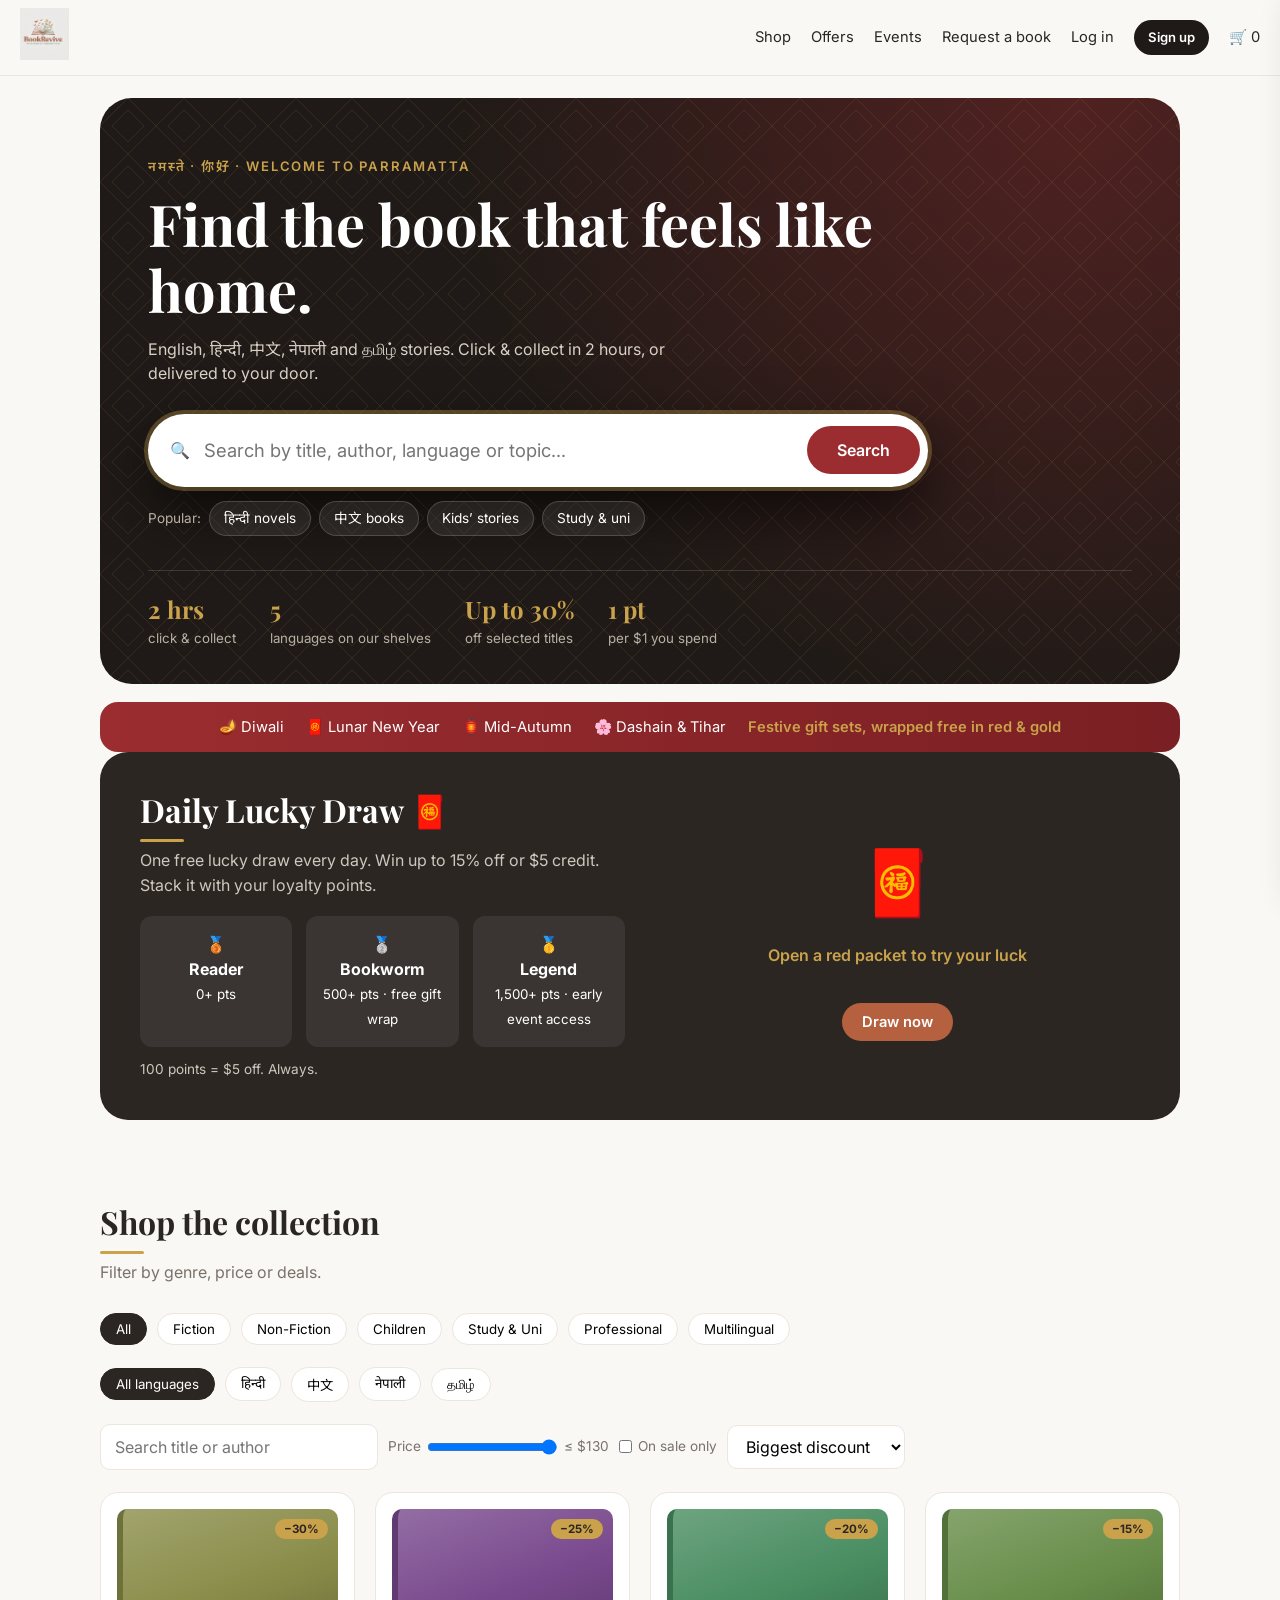
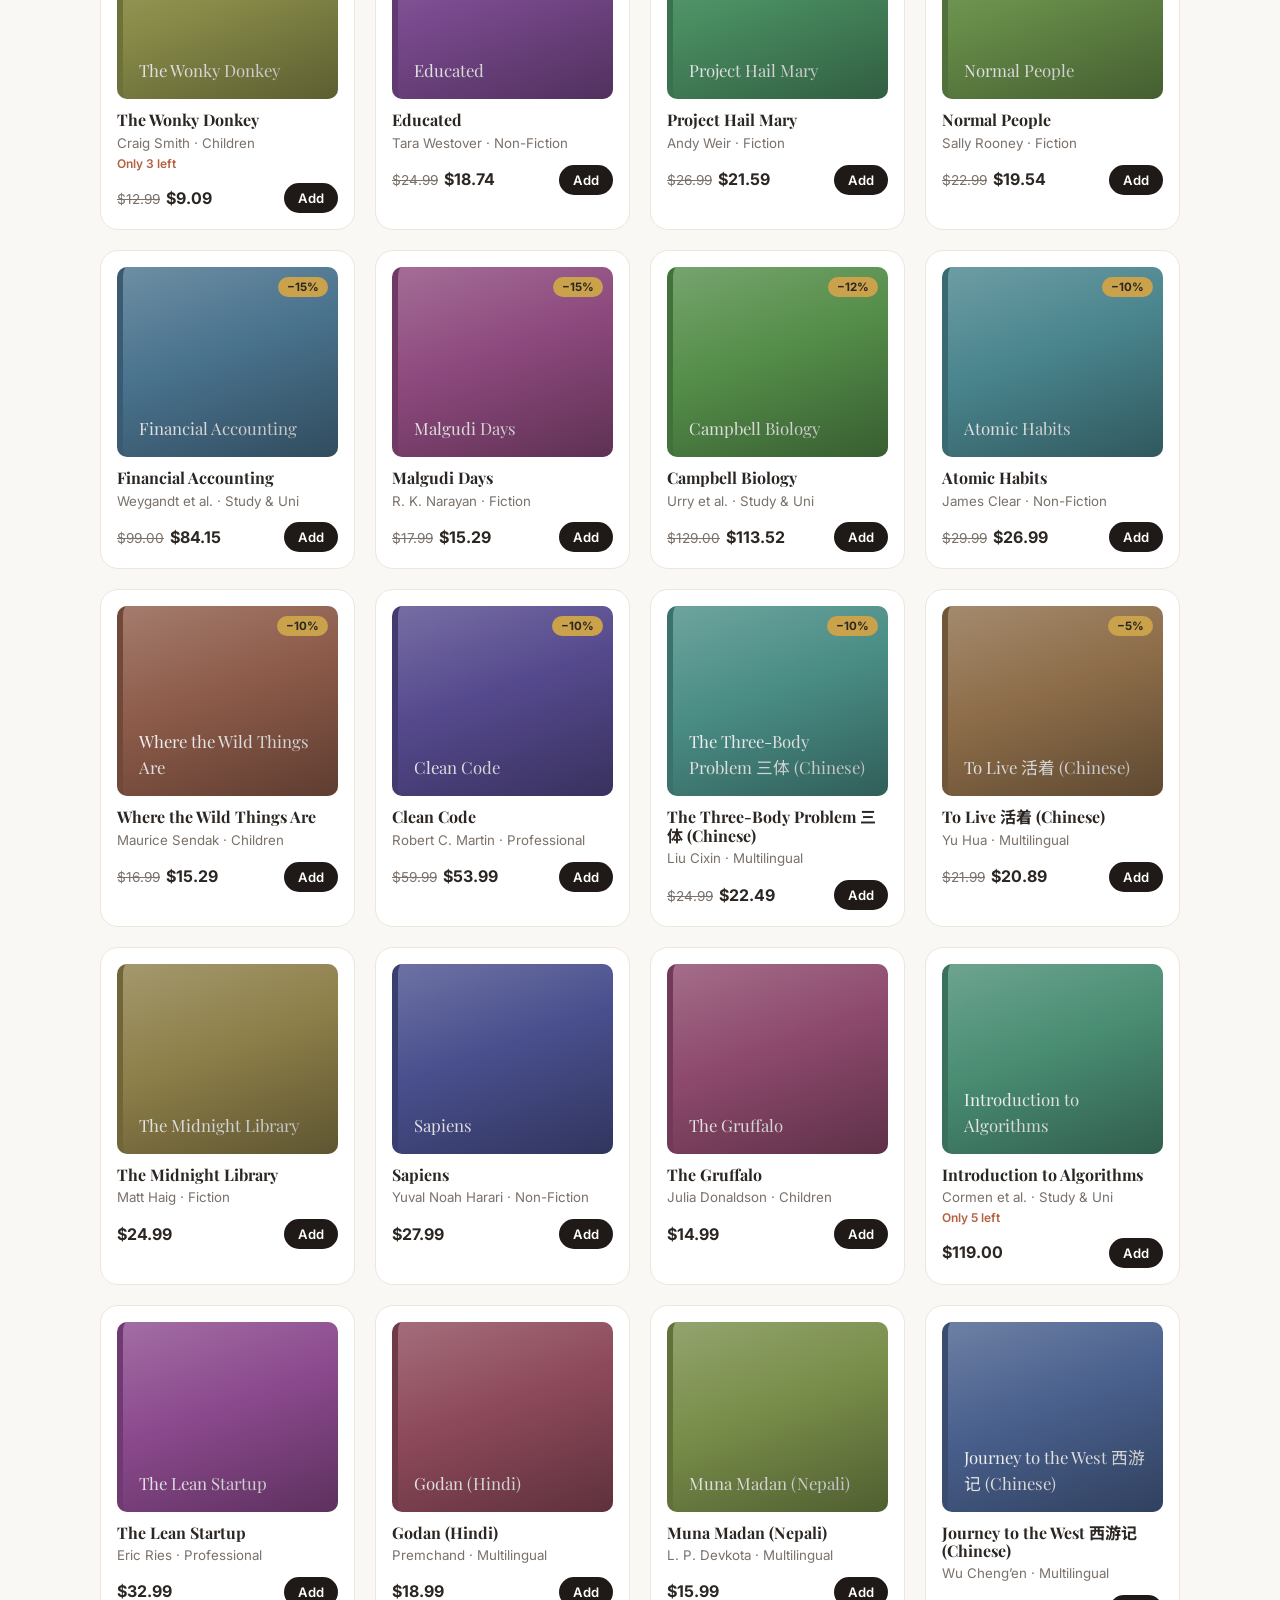
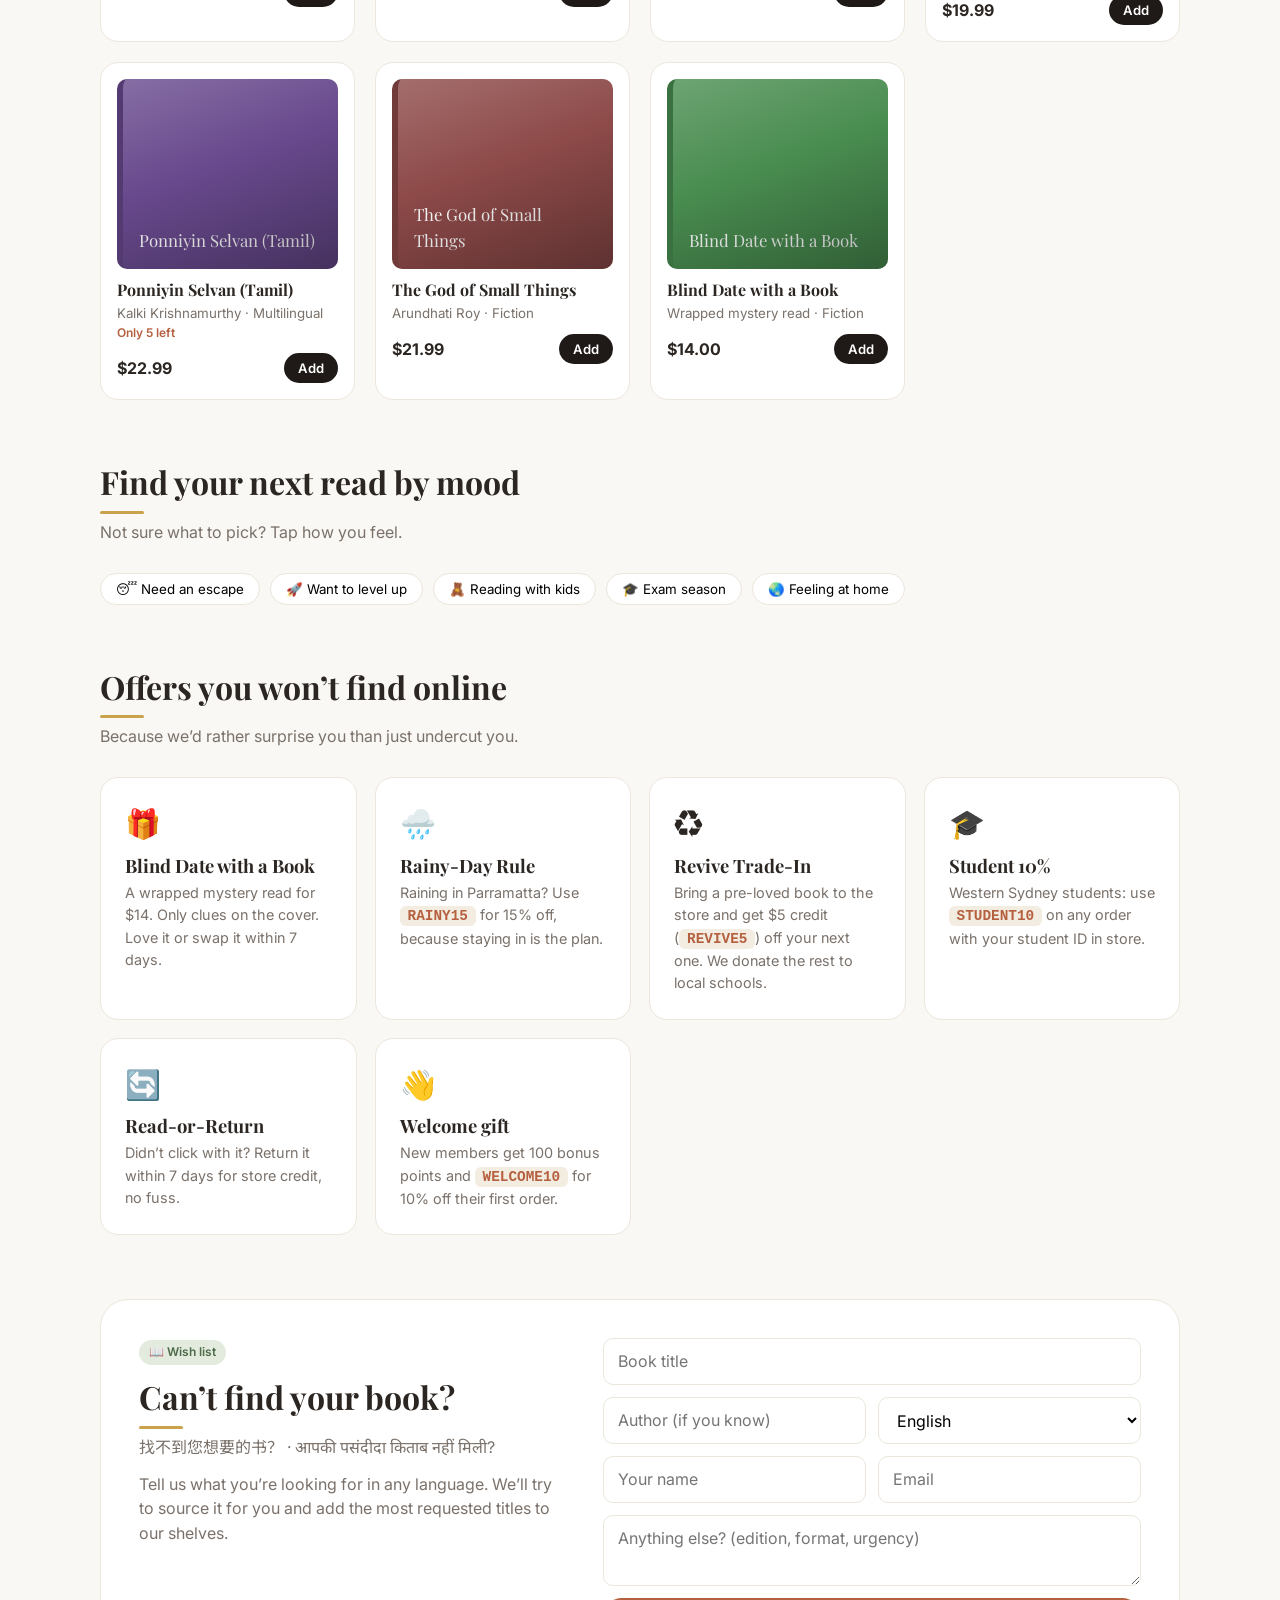
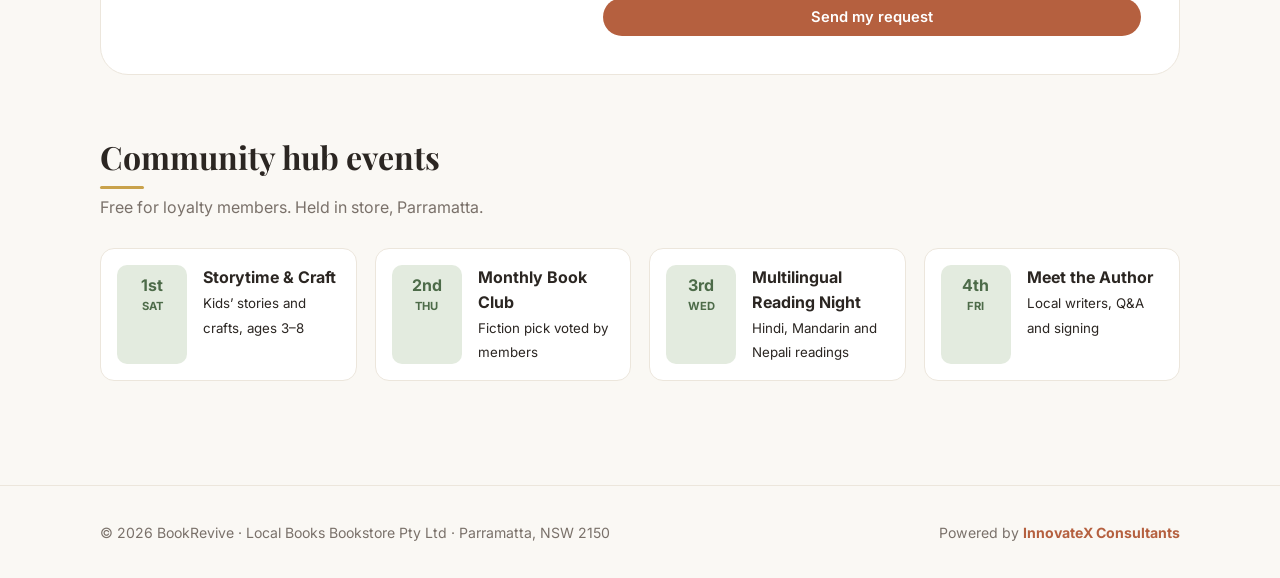
<file: bookrevive-vercel-ready/index.html>
<!doctype html><html lang="en-AU"><head><meta charset="utf-8"><meta name="viewport" content="width=device-width,initial-scale=1"><title>Local Book Store · Bookstore TITLE Community Hub, Parramatta</title><link rel="icon" href="assets/logo.png"><link rel="preconnect" href="https://fonts.googleapis.com"><link href="https://fonts.googleapis.com/css2?family=Inter:wght@400;600&amp;family=Playfair+Display:wght@500;700&amp;family=Noto+Sans+Devanagari:wght@500;700&amp;family=Noto+Sans+SC:wght@500;700&amp;display=swap" rel="stylesheet"><link rel="stylesheet" href="css/style.css"></head><body><main class="wrap">
<section class="hero2"><div class="hello">नमस्ते · 你好 · Welcome to Parramatta</div><h1>Find the book that feels like home.</h1><p class="lead">English, हिन्दी, 中文, नेपाली and தமிழ் stories. Click &amp; collect in 2 hours, or delivered to your door.</p>
<form class="search" id="hs"><span class="mag">🔍</span><input id="hq" placeholder="Search by title, author, language or topic…" autocomplete="off" aria-label="Search books"><button class="btn">Search</button></form>
<div class="sugs"><span>Popular:</span><button type="button" class="sug" data-q="hindi">हिन्दी novels</button><button type="button" class="sug" data-q="chinese">中文 books</button><button type="button" class="sug" data-q="children">Kids’ stories</button><button type="button" class="sug" data-q="study">Study &amp; uni</button></div>
<div class="hstats"><div><b>2 hrs</b><small>click &amp; collect</small></div><div><b>5</b><small>languages on our shelves</small></div><div><b>Up to 30%</b><small>off selected titles</small></div><div><b>1 pt</b><small>per $1 you spend</small></div></div></section>
 <div class="fest"><span>🪔 Diwali</span><span>🧧 Lunar New Year</span><span>🏮 Mid-Autumn</span><span>🌸 Dashain &amp; Tihar</span><b>Festive gift sets, wrapped free in red &amp; gold</b></div>
<div ></div></section>
  
<section class="sec" style="padding-top:0"><div class="dark"><div><h2>Daily Lucky Draw 🧧</h2><p>One free lucky draw every day. Win up to 15% off or $5 credit. Stack it with your loyalty points.</p><div class="tiers"><div class="tier">🥉<br><b>Reader</b><br><small>0+ pts</small></div><div class="tier">🥈<br><b>Bookworm</b><br><small>500+ pts · free gift wrap</small></div><div class="tier">🥇<br><b>Legend</b><br><small>1,500+ pts · early event access</small></div></div><p style="margin-top:12px;font-size:.85rem">100 points = $5 off. Always.</p></div>
<div class="wheel"><div id="spin">🧧</div><div id="prize">Open a red packet to try your luck</div><button class="btn" id="spinBtn">Draw now</button></div></div></section>

 
  
<section class="sec" id="shop" style="padding-top:20px"><h2>Shop the collection</h2><p class="sub">Filter by genre, price or deals.</p>
<div class="filters" id="chips"></div><div class="filters" id="langs"></div>
<div class="filters"><input type="search" id="q" placeholder="Search title or author"><label>Price <input type="range" id="pr" min="0"> <span id="pv"></span></label><label><input type="checkbox" id="so"> On sale only</label><select id="sort"><option value="d">Biggest discount</option><option value="lo">Price: low to high</option><option value="hi">Price: high to low</option><option value="az">Title A–Z</option></select></div>
<div class="grid" id="grid"></div></section>

<section class="sec" style="padding-top:0"><h2>Find your next read by mood</h2><p class="sub">Not sure what to pick? Tap how you feel.</p><div class="moods"><button class="chip mood" data-c="Fiction">😴 Need an escape</button><button class="chip mood" data-c="Non-Fiction">🚀 Want to level up</button><button class="chip mood" data-c="Children">🧸 Reading with kids</button><button class="chip mood" data-c="Study & Uni">🎓 Exam season</button><button class="chip mood" data-c="Multilingual">🌏 Feeling at home</button></div></section>

<section class="sec" id="offers" style="padding-top:0"><h2>Offers you won’t find online</h2><p class="sub">Because we’d rather surprise you than just undercut you.</p>
<div class="offers">
<div class="offer"><div class="ic">🎁</div><h3>Blind Date with a Book</h3><p>A wrapped mystery read for $14. Only clues on the cover. Love it or swap it within 7 days.</p></div>
<div class="offer"><div class="ic">🌧️</div><h3>Rainy-Day Rule</h3><p>Raining in Parramatta? Use <code>RAINY15</code> for 15% off, because staying in is the plan.</p></div>
<div class="offer"><div class="ic">♻️</div><h3>Revive Trade-In</h3><p>Bring a pre-loved book to the store and get $5 credit (<code>REVIVE5</code>) off your next one. We donate the rest to local schools.</p></div>
<div class="offer"><div class="ic">🎓</div><h3>Student 10%</h3><p>Western Sydney students: use <code>STUDENT10</code> on any order with your student ID in store.</p></div>
<div class="offer"><div class="ic">🔄</div><h3>Read-or-Return</h3><p>Didn’t click with it? Return it within 7 days for store credit, no fuss.</p></div>
<div class="offer"><div class="ic">👋</div><h3>Welcome gift</h3><p>New members get 100 bonus points and <code>WELCOME10</code> for 10% off their first order.</p></div>
</div></section>

<section class="sec" id="request" style="padding-top:0"><div class="req"><div><span class="tag">📖 Wish list</span><h2>Can’t find your book?</h2><p class="sub" style="margin-bottom:12px">找不到您想要的书？ · आपकी पसंदीदा किताब नहीं मिली?</p><p style="color:var(--mute)">Tell us what you’re looking for in any language. We’ll try to source it for you and add the most requested titles to our shelves.</p></div>
<form id="rf"><input name="title" placeholder="Book title" required class="w"><input name="author" placeholder="Author (if you know)"><select name="lang"><option>English</option><option>हिन्दी Hindi</option><option>中文 Chinese</option><option>नेपाली Nepali</option><option>தமிழ் Tamil</option><option>Other</option></select><input name="name" id="rn" placeholder="Your name" required><input name="email" id="re" type="email" placeholder="Email" required><textarea name="note" class="w" rows="2" placeholder="Anything else? (edition, format, urgency)"></textarea><button class="btn w">Send my request</button></form></div></section>

<section class="sec" id="events" style="padding-top:0"><h2>Community hub events</h2><p class="sub">Free for loyalty members. Held in store, Parramatta.</p>
<div class="offers">
<div class="ev"><div class="d">1st<span>SAT</span></div><div><b>Storytime &amp; Craft</b><br><small>Kids’ stories and crafts, ages 3–8</small></div></div>
<div class="ev"><div class="d">2nd<span>THU</span></div><div><b>Monthly Book Club</b><br><small>Fiction pick voted by members</small></div></div>
<div class="ev"><div class="d">3rd<span>WED</span></div><div><b>Multilingual Reading Night</b><br><small>Hindi, Mandarin and Nepali readings</small></div></div>
<div class="ev"><div class="d">4th<span>FRI</span></div><div><b>Meet the Author</b><br><small>Local writers, Q&amp;A and signing</small></div></div>
</div></section>
</main>
<script src="js/app.js"></script><script>(async()=>{await seedAdmin();layout();shop()})()</script></body></html>
</file>
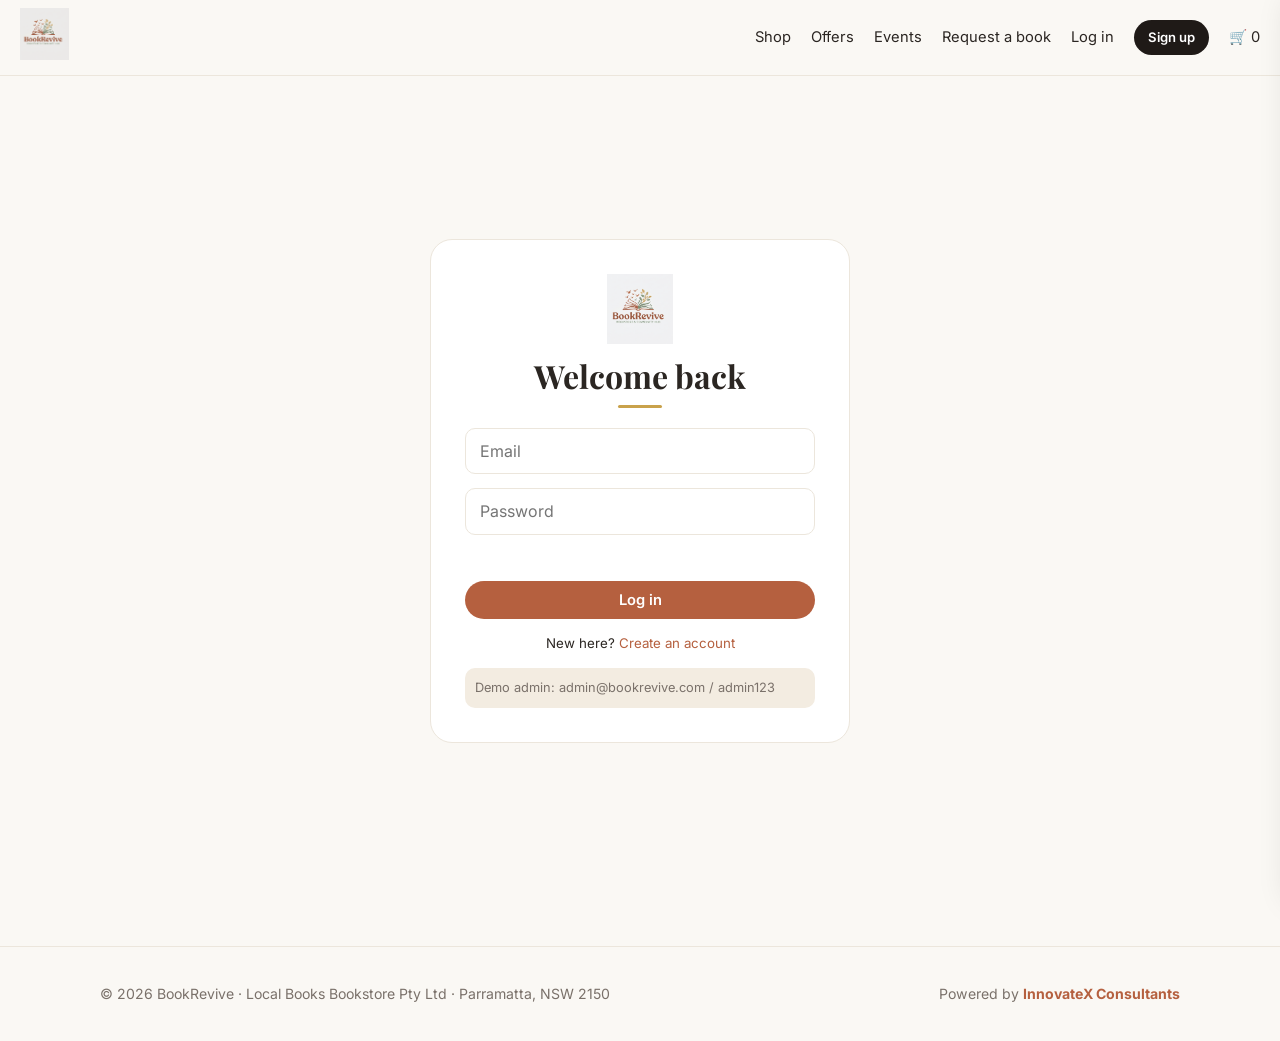
<file: bookrevive-vercel-ready/admin.html>
<!doctype html><html lang="en-AU"><head><meta charset="utf-8"><meta name="viewport" content="width=device-width,initial-scale=1"><title>Admin · BookRevive</title><link rel="icon" href="assets/logo.png"><link rel="preconnect" href="https://fonts.googleapis.com"><link href="https://fonts.googleapis.com/css2?family=Inter:wght@400;600&amp;family=Playfair+Display:wght@500;700&amp;family=Noto+Sans+Devanagari:wght@500;700&amp;family=Noto+Sans+SC:wght@500;700&amp;display=swap" rel="stylesheet"><link rel="stylesheet" href="css/style.css"></head><body><main class="wrap sec" style="padding-top:30px"><h2>Admin dashboard</h2><p class="sub">Manage inventory, discounts, orders and members.</p><div class="stats" id="st"></div>
<h3>Add a book</h3><form class="af" id="add" style="margin-top:12px"><input name="title" placeholder="Title" required><input name="author" placeholder="Author" required><select name="cat" id="cat"></select><input name="price" type="number" step="0.01" min="0" placeholder="Price $" required><input name="off" type="number" min="0" max="90" placeholder="Discount %"><input name="stock" type="number" min="0" placeholder="Stock" required><button class="btn">Add</button></form>
<h3>Inventory</h3><div class="tw" style="margin-top:12px"><table><thead><tr><th>Title</th><th>Category</th><th>Price</th><th>Discount</th><th>Stock</th><th></th></tr></thead><tbody id="inv"></tbody></table></div>
<h3>Orders</h3><div class="tw" style="margin-top:12px"><table><thead><tr><th>Order</th><th>Customer</th><th>Items</th><th>Total</th><th>Method</th><th>Payment</th><th>Date</th></tr></thead><tbody id="ord"></tbody></table></div>
<h3>Book requests from customers</h3><div class="tw" style="margin-top:12px"><table><thead><tr><th>Title</th><th>Author</th><th>Language</th><th>Customer</th><th>Note</th><th></th></tr></thead><tbody id="req"></tbody></table></div>
<h3>Members</h3><div class="tw" style="margin-top:12px"><table><thead><tr><th>Name</th><th>Email</th><th>Points</th><th>Joined</th></tr></thead><tbody id="mem"></tbody></table></div></main>
<script src="js/app.js"></script><script>(async()=>{await seedAdmin();layout();admin()})()</script></body></html>
</file>
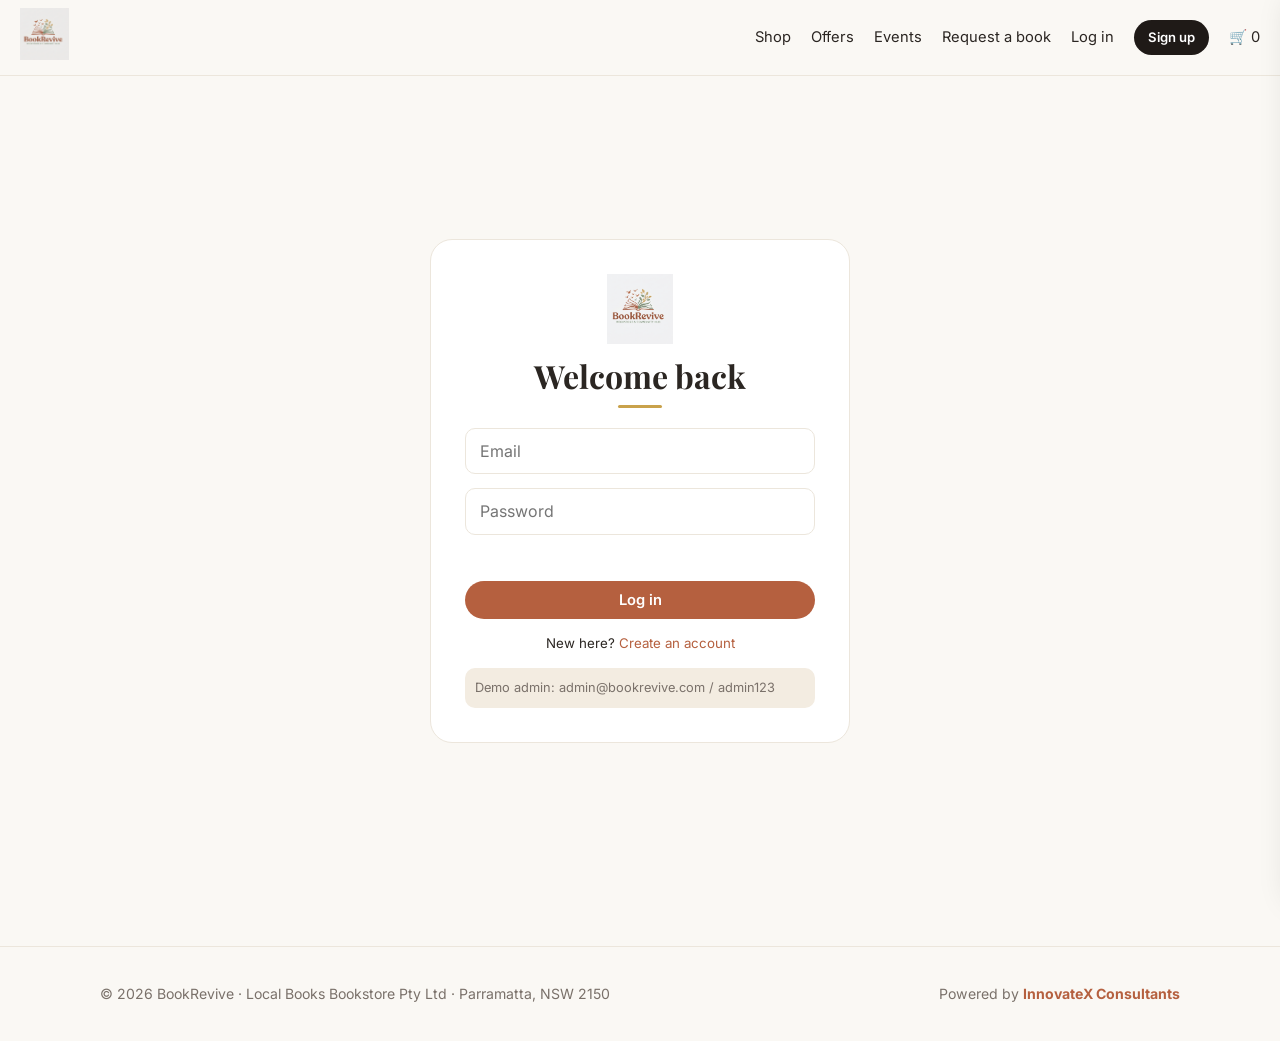
<file: bookrevive-vercel-ready/login.html>
<!doctype html><html lang="en-AU"><head><meta charset="utf-8"><meta name="viewport" content="width=device-width,initial-scale=1"><title>Log in · BookRevive</title><link rel="icon" href="assets/logo.png"><link rel="preconnect" href="https://fonts.googleapis.com"><link href="https://fonts.googleapis.com/css2?family=Inter:wght@400;600&amp;family=Playfair+Display:wght@500;700&amp;family=Noto+Sans+Devanagari:wght@500;700&amp;family=Noto+Sans+SC:wght@500;700&amp;display=swap" rel="stylesheet"><link rel="stylesheet" href="css/style.css"></head><body><main class="auth"><form><img src="assets/logo.png" alt="BookRevive"><h2 style="text-align:center">Welcome back</h2><input name="email" type="email" placeholder="Email" required><input name="pass" type="password" placeholder="Password" required><div class="err"></div><button class="btn">Log in</button><small style="text-align:center">New here? <a href="signup.html" style="color:var(--terra)">Create an account</a></small><div class="hint">Demo admin: admin@bookrevive.com / admin123</div></form></main>
<script src="js/app.js"></script><script>(async()=>{await seedAdmin();layout();authForm('login')})()</script></body></html>
</file>
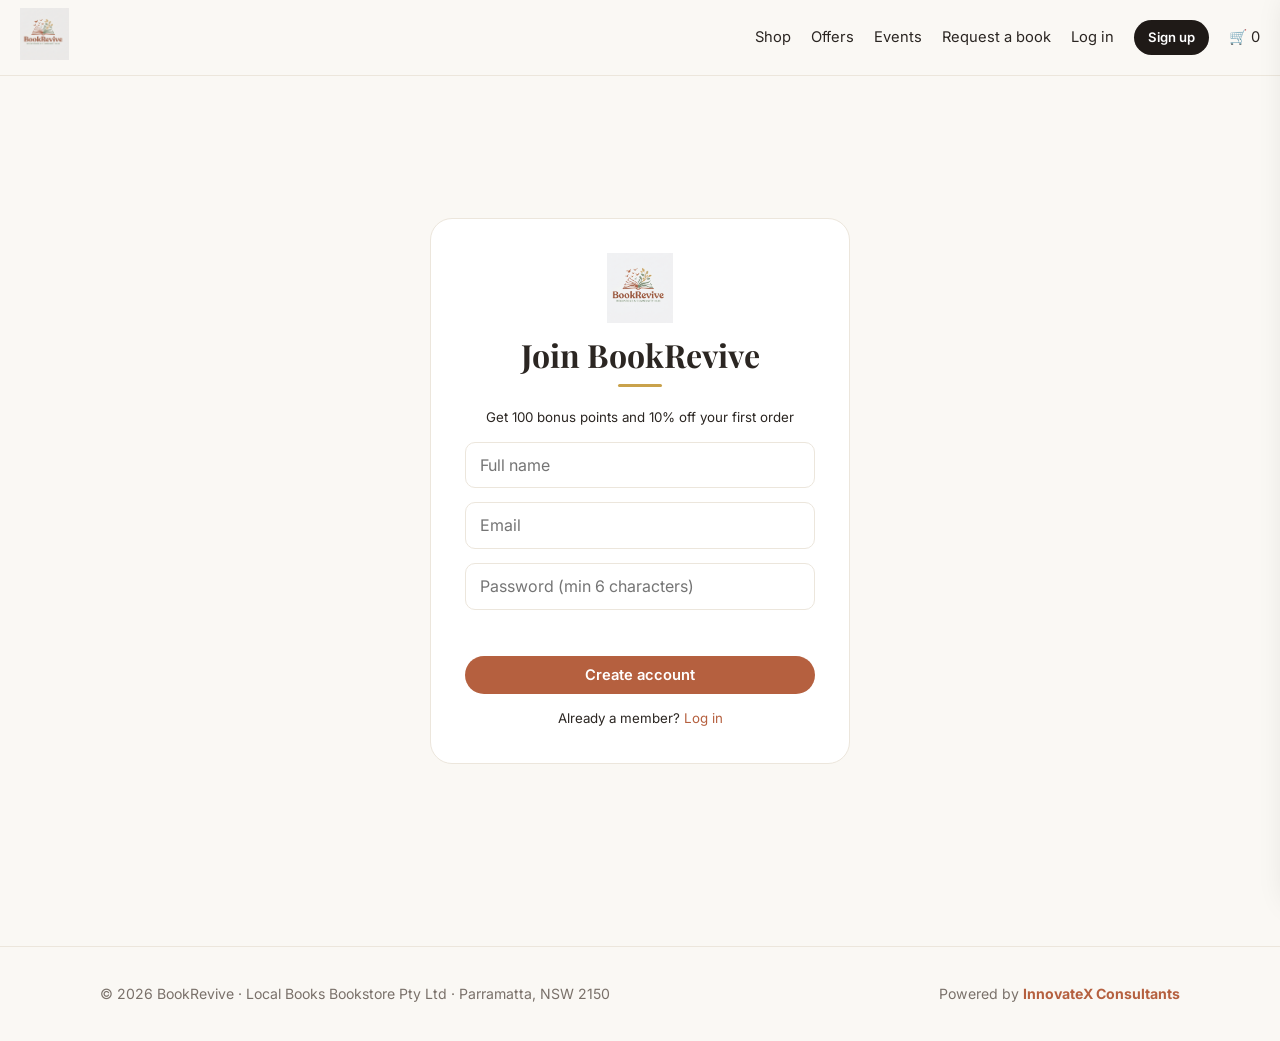
<file: bookrevive-vercel-ready/signup.html>
<!doctype html><html lang="en-AU"><head><meta charset="utf-8"><meta name="viewport" content="width=device-width,initial-scale=1"><title>Sign up · BookRevive</title><link rel="icon" href="assets/logo.png"><link rel="preconnect" href="https://fonts.googleapis.com"><link href="https://fonts.googleapis.com/css2?family=Inter:wght@400;600&amp;family=Playfair+Display:wght@500;700&amp;family=Noto+Sans+Devanagari:wght@500;700&amp;family=Noto+Sans+SC:wght@500;700&amp;display=swap" rel="stylesheet"><link rel="stylesheet" href="css/style.css"></head><body><main class="auth"><form><img src="assets/logo.png" alt="BookRevive"><h2 style="text-align:center">Join BookRevive</h2><small style="text-align:center">Get 100 bonus points and 10% off your first order</small><input name="name" placeholder="Full name" required><input name="email" type="email" placeholder="Email" required><input name="pass" type="password" placeholder="Password (min 6 characters)" required><div class="err"></div><button class="btn">Create account</button><small style="text-align:center">Already a member? <a href="login.html" style="color:var(--terra)">Log in</a></small></form></main>
<script src="js/app.js"></script><script>(async()=>{await seedAdmin();layout();authForm('signup')})()</script></body></html>
</file>
<file: bookrevive-vercel-ready/css/style.css>
:root{--bg:#faf8f4;--ink:#2b2622;--mute:#7a716a;--terra:#b5603f;--sage:#7d9a78;--gold:#d4a94c;--card:#fff;--line:#ece6dc;--r:14px}
*{box-sizing:border-box;margin:0}html{scroll-behavior:smooth}
body{font-family:Inter,system-ui,sans-serif;background:var(--bg);color:var(--ink);line-height:1.55}
a{color:inherit;text-decoration:none}img{max-width:100%}
.wrap{max-width:1120px;margin:auto;padding:0 20px}
h1,h2,h3{font-family:Georgia,'Times New Roman',serif;line-height:1.15}
h1{font-size:clamp(2.2rem,5vw,3.6rem)}h2{font-size:2rem;margin-bottom:6px}
.sec{padding:64px 0}.sub{color:var(--mute);margin-bottom:28px}
.nav{position:sticky;top:0;z-index:20;background:rgba(250,248,244,.9);backdrop-filter:blur(10px);border-bottom:1px solid var(--line);display:flex;align-items:center;gap:24px;padding:8px 20px}
.nav .brand img{height:52px;mix-blend-mode:multiply}
.nav nav{display:flex;gap:20px;margin-left:auto;font-size:.92rem;align-items:center}.nav nav a:hover{color:var(--terra)}
.btn{display:inline-block;border:0;cursor:pointer;background:var(--terra);color:#fff;padding:10px 20px;border-radius:99px;font-size:.92rem;font-weight:600;font-family:inherit}
.btn:hover{opacity:.9}.btn.o{background:none;color:var(--ink);border:1px solid var(--ink)}.btn.s{padding:7px 14px;font-size:.82rem}.btn.g{background:var(--sage)}
.hero{display:grid;grid-template-columns:1.1fr .9fr;gap:40px;align-items:center;padding:70px 0}
.hero p{color:var(--mute);margin:16px 0 26px;max-width:460px}
.hero .box{background:linear-gradient(135deg,#f0e4d6,#e3ebdf);border-radius:28px;padding:34px;display:grid;gap:14px}
.stat{display:flex;justify-content:space-between;border-bottom:1px solid #0001;padding-bottom:10px}.stat b{font-family:Georgia,serif;font-size:1.5rem;color:var(--terra)}
.tag{display:inline-block;background:#e3ebdf;color:#4d6b49;font-size:.75rem;padding:3px 10px;border-radius:99px;margin-bottom:14px;font-weight:600}
.grid{display:grid;grid-template-columns:repeat(auto-fill,minmax(210px,1fr));gap:20px}
.card{background:var(--card);border:1px solid var(--line);border-radius:var(--r);padding:16px;transition:.2s}.card:hover{transform:translateY(-3px);box-shadow:0 10px 24px #0001}
.cover{height:190px;border-radius:8px;color:#fff;padding:16px;display:flex;flex-direction:column;justify-content:flex-end;font-family:Georgia,serif;font-size:1.05rem;margin-bottom:12px;position:relative;border-left:6px solid #0003}
.badge{position:absolute;top:10px;right:10px;background:var(--gold);color:#2b2622;font:700 .72rem Inter,sans-serif;padding:3px 9px;border-radius:99px}
.card h3{font-size:1rem}.card small{color:var(--mute)}.low{color:var(--terra);font-size:.75rem;font-weight:600}
.row{display:flex;justify-content:space-between;align-items:center;margin-top:10px}.old{text-decoration:line-through;color:var(--mute);font-size:.85rem;margin-right:6px}
.filters{display:flex;flex-wrap:wrap;gap:10px;align-items:center;margin-bottom:22px}
.chip{border:1px solid var(--line);background:#fff;padding:7px 15px;border-radius:99px;cursor:pointer;font:.85rem inherit;font-family:inherit}.chip.on{background:var(--ink);color:#fff;border-color:var(--ink)}
input,select{font:inherit;padding:10px 14px;border:1px solid var(--line);border-radius:10px;background:#fff;width:100%}
.filters input[type=search],.filters select{width:auto}.filters label{font-size:.85rem;color:var(--mute);display:flex;gap:6px;align-items:center}.filters input[type=range],.filters input[type=checkbox]{width:auto;padding:0}
.offers{display:grid;grid-template-columns:repeat(auto-fit,minmax(240px,1fr));gap:18px}
.offer{background:#fff;border:1px solid var(--line);border-radius:var(--r);padding:24px}.offer .ic{font-size:1.8rem}.offer h3{margin:8px 0 6px;font-size:1.15rem}.offer p{color:var(--mute);font-size:.9rem}
.offer code{background:#f3ece1;padding:2px 8px;border-radius:6px;color:var(--terra);font-weight:700}
.dark{background:var(--ink);color:#fff;border-radius:28px;padding:40px;display:grid;grid-template-columns:1fr 1fr;gap:30px;align-items:center}
.dark p{color:#cfc7bd}.wheel{text-align:center}.wheel #spin{font-size:4rem;display:inline-block;transition:transform 1.4s cubic-bezier(.2,.8,.2,1)}.wheel #prize{margin:12px 0;min-height:48px;color:var(--gold);font-weight:600}
.moods{display:flex;flex-wrap:wrap;gap:10px}
.ev{display:grid;grid-template-columns:70px 1fr;gap:16px;background:#fff;border:1px solid var(--line);border-radius:var(--r);padding:16px}.ev .d{background:#e3ebdf;border-radius:10px;text-align:center;padding:8px 0;font-weight:700;color:#4d6b49}.ev .d span{display:block;font-size:.7rem}
.tiers{display:grid;grid-template-columns:repeat(3,1fr);gap:14px;margin-top:18px}.tier{background:#ffffff12;border-radius:12px;padding:16px;text-align:center}
footer{border-top:1px solid var(--line);padding:36px 0;margin-top:40px;color:var(--mute);font-size:.88rem}footer .wrap{display:flex;flex-wrap:wrap;justify-content:space-between;gap:12px}footer b{color:var(--terra)}
.drawer{position:fixed;top:0;right:-420px;width:min(400px,100%);height:100%;background:#fff;z-index:40;box-shadow:-10px 0 30px #0002;transition:.3s;padding:22px;display:flex;flex-direction:column;gap:12px}.drawer.open{right:0}
.drawer .items{flex:1;overflow:auto}.ci{display:flex;justify-content:space-between;gap:8px;padding:10px 0;border-bottom:1px solid var(--line);font-size:.9rem}.ci button{border:1px solid var(--line);background:#fff;border-radius:6px;cursor:pointer;width:24px}
.toast{position:fixed;bottom:22px;left:50%;transform:translateX(-50%);background:var(--ink);color:#fff;padding:11px 20px;border-radius:99px;z-index:60;font-size:.9rem}
.auth{min-height:calc(100vh - 70px);display:grid;place-items:center;padding:30px 20px}.auth form{background:#fff;border:1px solid var(--line);border-radius:22px;padding:34px;width:min(420px,100%);display:grid;gap:14px}.auth img{height:70px;margin:auto;mix-blend-mode:multiply}.auth .err{color:#b3261e;font-size:.85rem;min-height:18px}.hint{background:#f3ece1;border-radius:10px;padding:10px;font-size:.8rem;color:var(--mute)}
.stats{display:grid;grid-template-columns:repeat(auto-fit,minmax(180px,1fr));gap:14px;margin:20px 0}.stats .card b{font:1.8rem Georgia,serif;display:block;color:var(--terra)}
table{width:100%;border-collapse:collapse;background:#fff;border:1px solid var(--line);font-size:.88rem}th,td{padding:10px 12px;text-align:left;border-bottom:1px solid var(--line)}th{background:#f3ece1;font-size:.78rem;text-transform:uppercase;letter-spacing:.04em}td input{width:70px;padding:5px 8px}
.tw{overflow-x:auto;margin-bottom:34px}.af{display:grid;grid-template-columns:repeat(auto-fit,minmax(130px,1fr));gap:10px;margin-bottom:34px}
@media(max-width:760px){.hero,.dark{grid-template-columns:1fr}.nav nav a.hm{display:none}.tiers{grid-template-columns:1fr}}
.modal{position:fixed;inset:0;background:#0006;z-index:50;display:grid;place-items:center;padding:20px}.mbox{background:#fff;border-radius:20px;padding:28px;width:min(420px,100%);display:grid;gap:12px}.mbox label{font-size:.9rem;display:flex;gap:8px;align-items:center}

:root{--red:#9b2d30;--gold:#c9a24b;--night:#1f1a17}
body{font-family:Inter,'Noto Sans Devanagari','Noto Sans SC',system-ui,sans-serif}
h1,h2,h3,.cover,.stat b,.stats .card b{font-family:'Playfair Display','Noto Sans SC',Georgia,serif}
h2::after{content:'';display:block;width:44px;height:3px;background:var(--gold);margin-top:10px;border-radius:2px}.auth h2::after{margin:10px auto 0}.dark h2::after{background:var(--gold)}
.hero2{margin-top:22px;border-radius:32px;background-color:var(--night);color:#fff;padding:58px 48px 34px;position:relative;overflow:hidden;background-image:url("data:image/svg+xml,%3Csvg xmlns='http://www.w3.org/2000/svg' width='56' height='56'%3E%3Cpath d='M28 0 56 28 28 56 0 28Z M28 12 44 28 28 44 12 28Z' fill='none' stroke='%23c9a24b' stroke-opacity='.13'/%3E%3C/svg%3E"),radial-gradient(circle at 90% 0%,#9b2d3066,transparent 55%)}
.hello{color:var(--gold);letter-spacing:.14em;font-size:.82rem;text-transform:uppercase;font-weight:600;margin-bottom:14px}
.hero2 h1{max-width:760px}.hero2 .lead{color:#d9d0c6;max-width:560px;margin-top:14px}
.search{display:flex;align-items:center;gap:10px;background:#fff;border-radius:99px;padding:8px 8px 8px 22px;max-width:780px;margin:28px 0 14px;box-shadow:0 0 0 4px #c9a24b55,0 24px 60px #000a;transition:.2s}.search:focus-within{box-shadow:0 0 0 4px var(--gold),0 24px 60px #000a}
.search input{border:0;outline:0;font-size:1.15rem;padding:14px 4px;background:none;color:var(--ink)}.search .btn{padding:14px 30px;font-size:1rem;background:var(--red)}
.sugs{display:flex;flex-wrap:wrap;gap:8px;align-items:center;font-size:.85rem;color:#b9afa4}.sug{background:#ffffff14;color:#fff;border:1px solid #ffffff2a;border-radius:99px;padding:6px 14px;cursor:pointer;font:inherit;font-size:.85rem}.sug:hover{background:var(--gold);color:var(--night)}
.hstats{display:flex;flex-wrap:wrap;gap:34px;margin-top:34px;padding-top:22px;border-top:1px solid #ffffff22}.hstats b{display:block;font:700 1.5rem 'Playfair Display',serif;color:var(--gold)}.hstats small{color:#b9afa4}
.fest{display:flex;flex-wrap:wrap;gap:12px 22px;align-items:center;justify-content:center;background:linear-gradient(90deg,var(--red),#7a1f23);color:#fff;border-radius:18px;padding:14px 22px;margin-top:18px;font-size:.92rem}.fest b{color:var(--gold);font-weight:600}
.card{border-radius:18px}.card:hover{border-color:var(--gold)}.cover{border-radius:10px;overflow:hidden}.cover::after{content:'';position:absolute;inset:0;background:linear-gradient(160deg,#fff3,transparent 45%,#0005);pointer-events:none}.badge{z-index:2}
.btn{background:var(--terra)}.btn.s{background:var(--night)}.btn.s:hover{background:var(--red)}.offer{border-radius:18px}.offer:hover{border-color:var(--gold)}
.req{display:grid;grid-template-columns:1fr 1.25fr;gap:34px;background:#fff;border:1px solid var(--line);border-radius:28px;padding:38px;align-items:start}.req form{display:grid;grid-template-columns:1fr 1fr;gap:12px}.req .w{grid-column:1/-1}
textarea{font:inherit;padding:10px 14px;border:1px solid var(--line);border-radius:10px;width:100%;resize:vertical}
@media(max-width:760px){.hero2{padding:36px 22px 26px;border-radius:24px}.req{grid-template-columns:1fr;padding:24px}.search .btn{padding:12px 18px}.hstats{gap:20px}}
</file>
